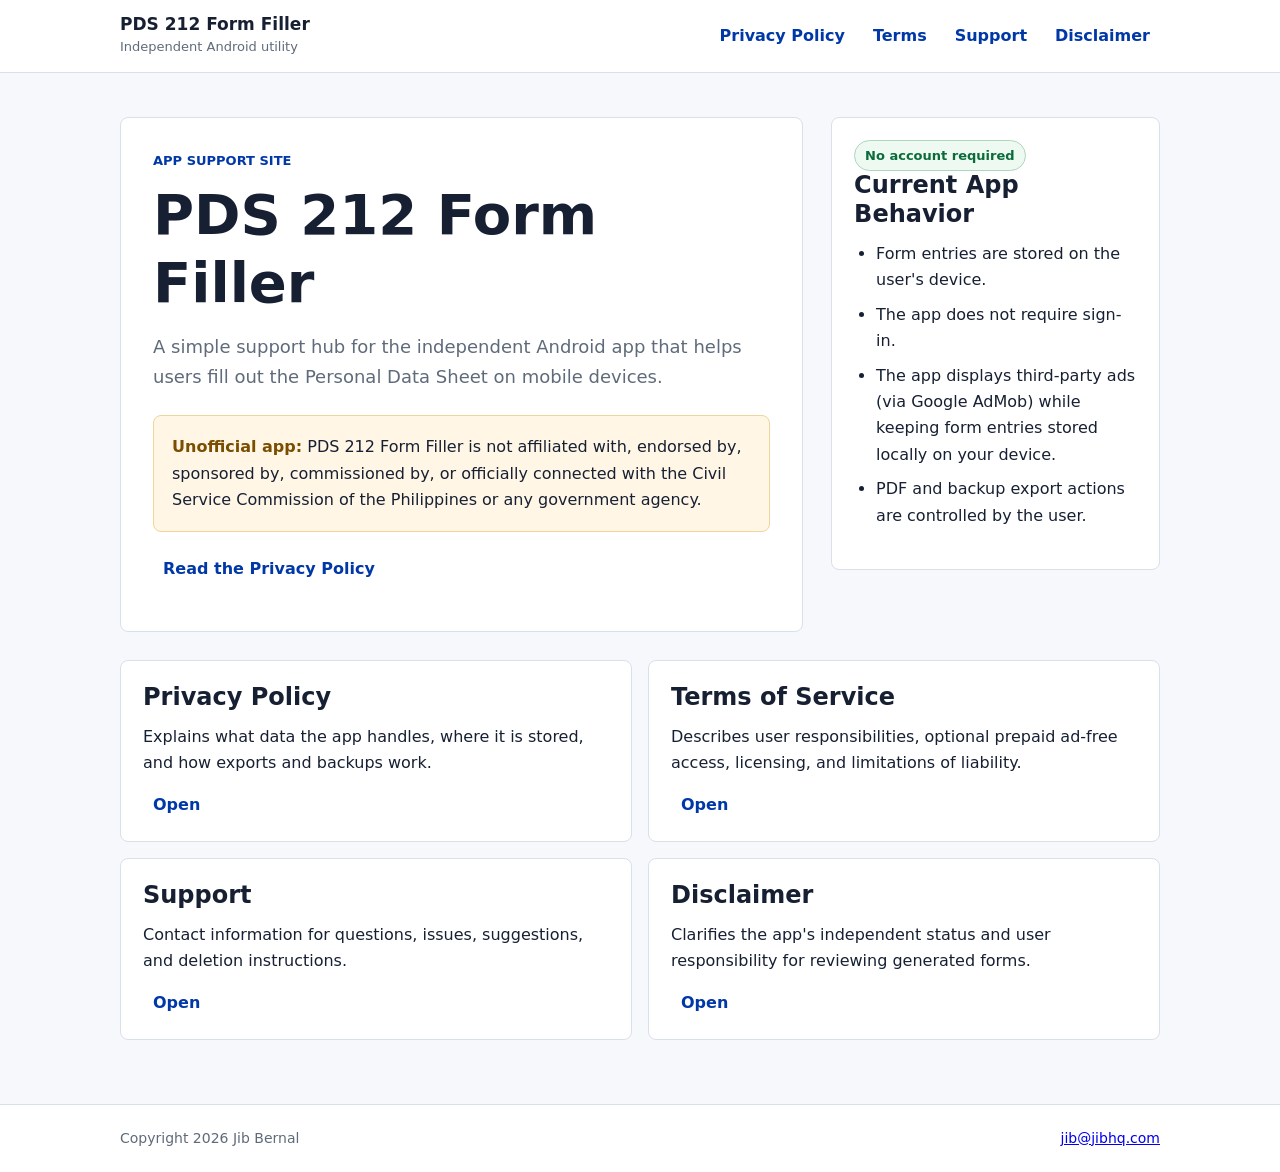
<file: index.html>
<!doctype html>
<html lang="en">
<head>
  <meta charset="utf-8">
  <meta name="viewport" content="width=device-width, initial-scale=1">
  <title>PDS 212 Form Filler Support</title>
  <meta name="description" content="Support, privacy, and disclaimer pages for PDS 212 Form Filler.">
  <link rel="stylesheet" href="/styles.css">
</head>
<body>
  <header>
    <div class="nav">
      <a class="brand" href="/">
        <strong>PDS 212 Form Filler</strong>
        <span>Independent Android utility</span>
      </a>
      <nav aria-label="Main navigation">
        <a href="/privacy-policy/">Privacy Policy</a>
        <a href="/terms/">Terms</a>
        <a href="/support/">Support</a>
        <a href="/disclaimer/">Disclaimer</a>
      </nav>
    </div>
  </header>

  <main>
    <section class="hero">
      <div class="panel">
        <p class="eyebrow">App Support Site</p>
        <h1>PDS 212 Form Filler</h1>
        <p class="lead">A simple support hub for the independent Android app that helps users fill out the Personal Data Sheet on mobile devices.</p>
        <div class="notice">
          <strong>Unofficial app:</strong> PDS 212 Form Filler is not affiliated with, endorsed by, sponsored by, commissioned by, or officially connected with the Civil Service Commission of the Philippines or any government agency.
        </div>
        <p><a class="button" href="/privacy-policy/">Read the Privacy Policy</a></p>
      </div>

      <aside class="card" aria-label="App status">
        <span class="status">No account required</span>
        <h2>Current App Behavior</h2>
        <ul>
          <li>Form entries are stored on the user's device.</li>
          <li>The app does not require sign-in.</li>
          <li>The app displays third-party ads (via Google AdMob) while keeping form entries stored locally on your device.</li>
          <li>PDF and backup export actions are controlled by the user.</li>
        </ul>
      </aside>
    </section>

    <section class="grid" aria-label="Site pages">
      <article class="card">
        <h2>Privacy Policy</h2>
        <p>Explains what data the app handles, where it is stored, and how exports and backups work.</p>
        <a class="button" href="/privacy-policy/">Open</a>
      </article>
      <article class="card">
        <h2>Terms of Service</h2>
        <p>Describes user responsibilities, optional prepaid ad-free access, licensing, and limitations of liability.</p>
        <a class="button" href="/terms/">Open</a>
      </article>
      <article class="card">
        <h2>Support</h2>
        <p>Contact information for questions, issues, suggestions, and deletion instructions.</p>
        <a class="button" href="/support/">Open</a>
      </article>
      <article class="card">
        <h2>Disclaimer</h2>
        <p>Clarifies the app's independent status and user responsibility for reviewing generated forms.</p>
        <a class="button" href="/disclaimer/">Open</a>
      </article>
    </section>
  </main>

  <footer>
    <div class="footer-inner">
      <span>Copyright 2026 Jib Bernal</span>
      <span><a href="mailto:jib@jibhq.com">jib@jibhq.com</a></span>
    </div>
  </footer>
</body>
</html>
</file>
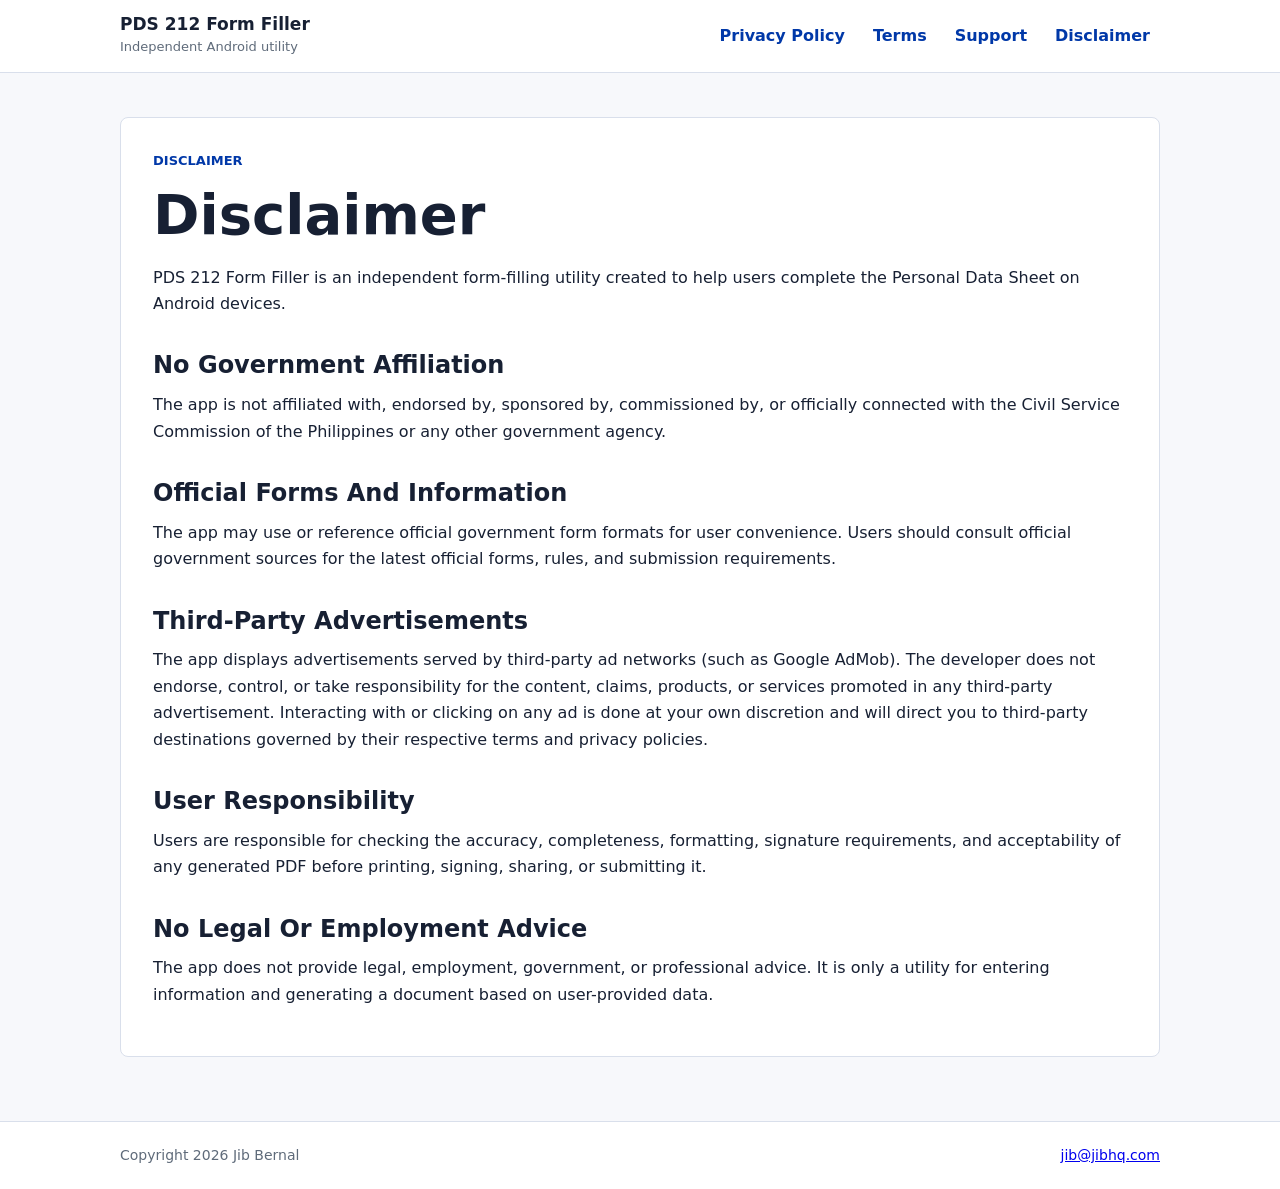
<file: disclaimer/index.html>
<!doctype html>
<html lang="en">
<head>
  <meta charset="utf-8">
  <meta name="viewport" content="width=device-width, initial-scale=1">
  <title>Disclaimer | PDS 212 Form Filler</title>
  <meta name="description" content="Disclaimer for PDS 212 Form Filler.">
  <link rel="stylesheet" href="/styles.css">
</head>
<body>
  <header>
    <div class="nav">
      <a class="brand" href="/">
        <strong>PDS 212 Form Filler</strong>
        <span>Independent Android utility</span>
      </a>
      <nav aria-label="Main navigation">
        <a href="/privacy-policy/">Privacy Policy</a>
        <a href="/terms/">Terms</a>
        <a href="/support/">Support</a>
        <a href="/disclaimer/">Disclaimer</a>
      </nav>
    </div>
  </header>

  <main>
    <article class="panel">
      <p class="eyebrow">Disclaimer</p>
      <h1>Disclaimer</h1>
      <p>PDS 212 Form Filler is an independent form-filling utility created to help users complete the Personal Data Sheet on Android devices.</p>

      <h2>No Government Affiliation</h2>
      <p>The app is not affiliated with, endorsed by, sponsored by, commissioned by, or officially connected with the Civil Service Commission of the Philippines or any other government agency.</p>

      <h2>Official Forms And Information</h2>
      <p>The app may use or reference official government form formats for user convenience. Users should consult official government sources for the latest official forms, rules, and submission requirements.</p>

      <h2>Third-Party Advertisements</h2>
      <p>The app displays advertisements served by third-party ad networks (such as Google AdMob). The developer does not endorse, control, or take responsibility for the content, claims, products, or services promoted in any third-party advertisement. Interacting with or clicking on any ad is done at your own discretion and will direct you to third-party destinations governed by their respective terms and privacy policies.</p>

      <h2>User Responsibility</h2>
      <p>Users are responsible for checking the accuracy, completeness, formatting, signature requirements, and acceptability of any generated PDF before printing, signing, sharing, or submitting it.</p>

      <h2>No Legal Or Employment Advice</h2>
      <p>The app does not provide legal, employment, government, or professional advice. It is only a utility for entering information and generating a document based on user-provided data.</p>
    </article>
  </main>

  <footer>
    <div class="footer-inner">
      <span>Copyright 2026 Jib Bernal</span>
      <span><a href="mailto:jib@jibhq.com">jib@jibhq.com</a></span>
    </div>
  </footer>
</body>
</html>
</file>
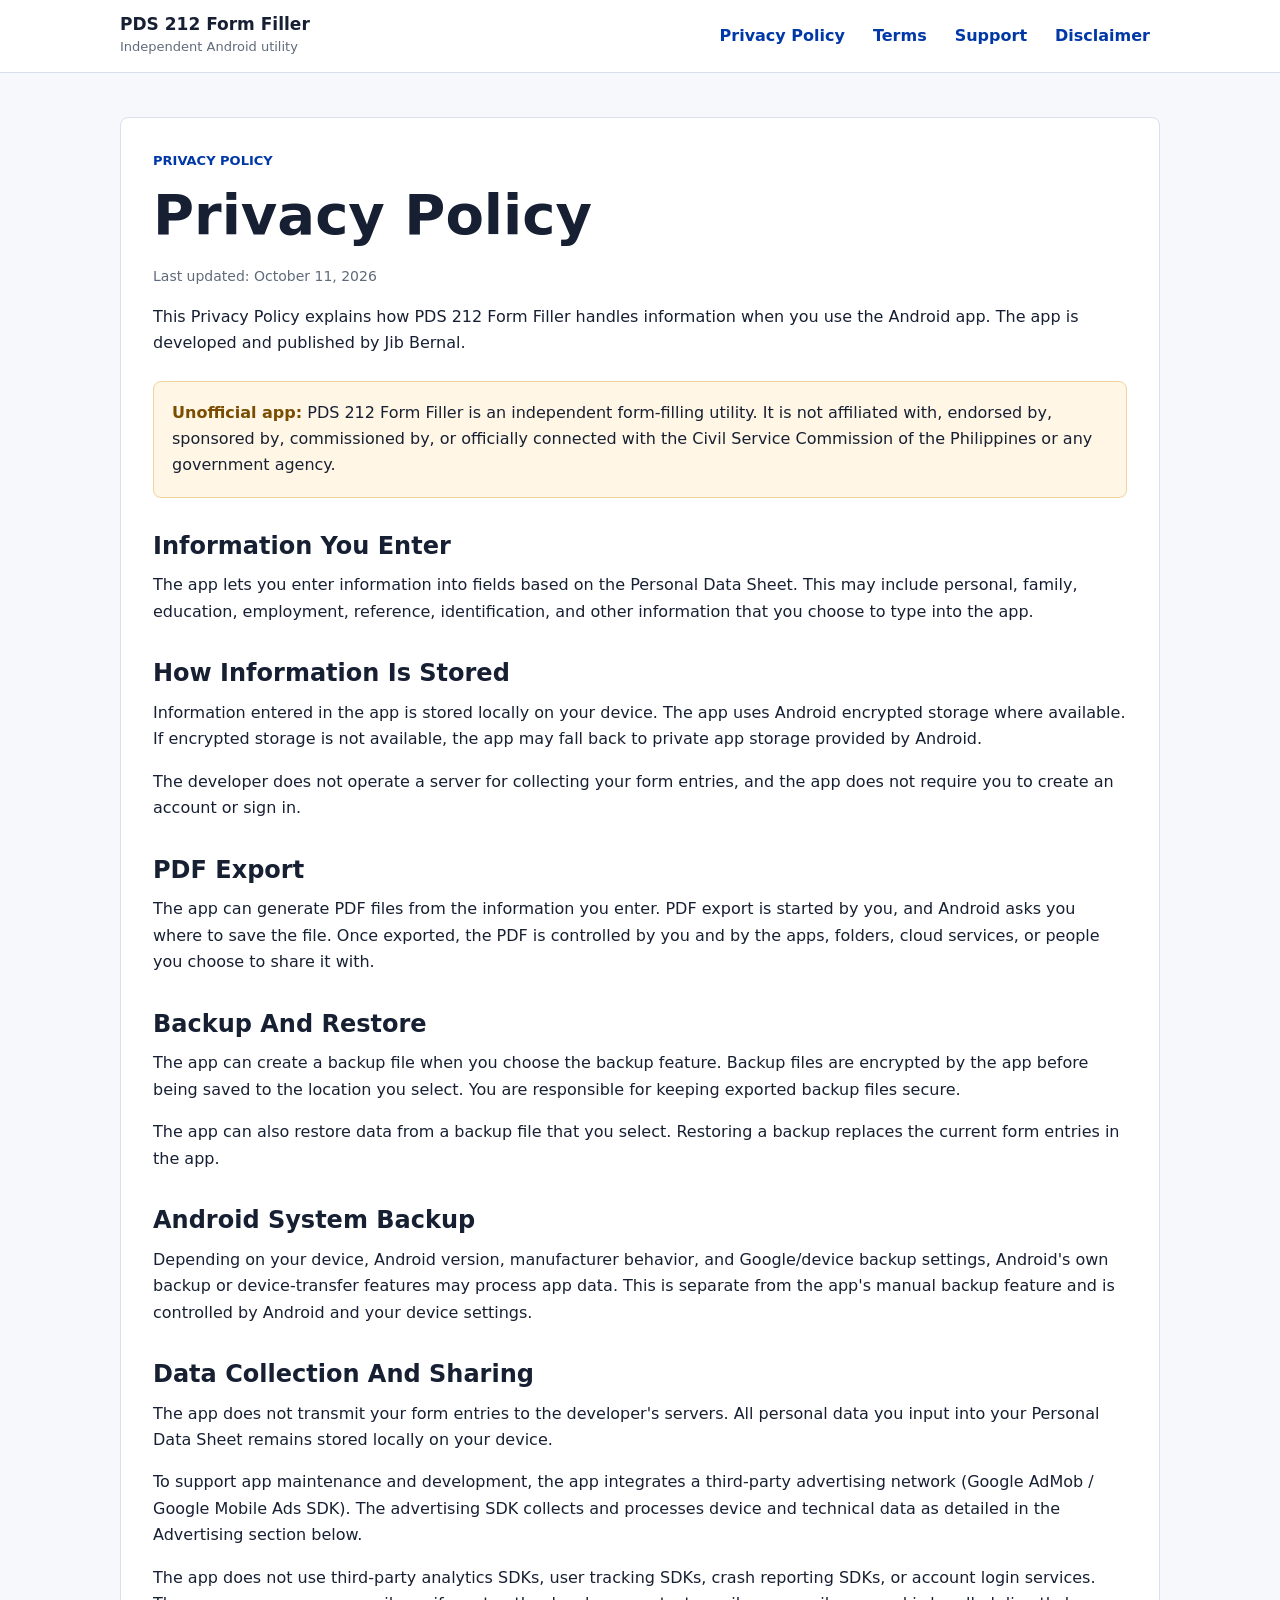
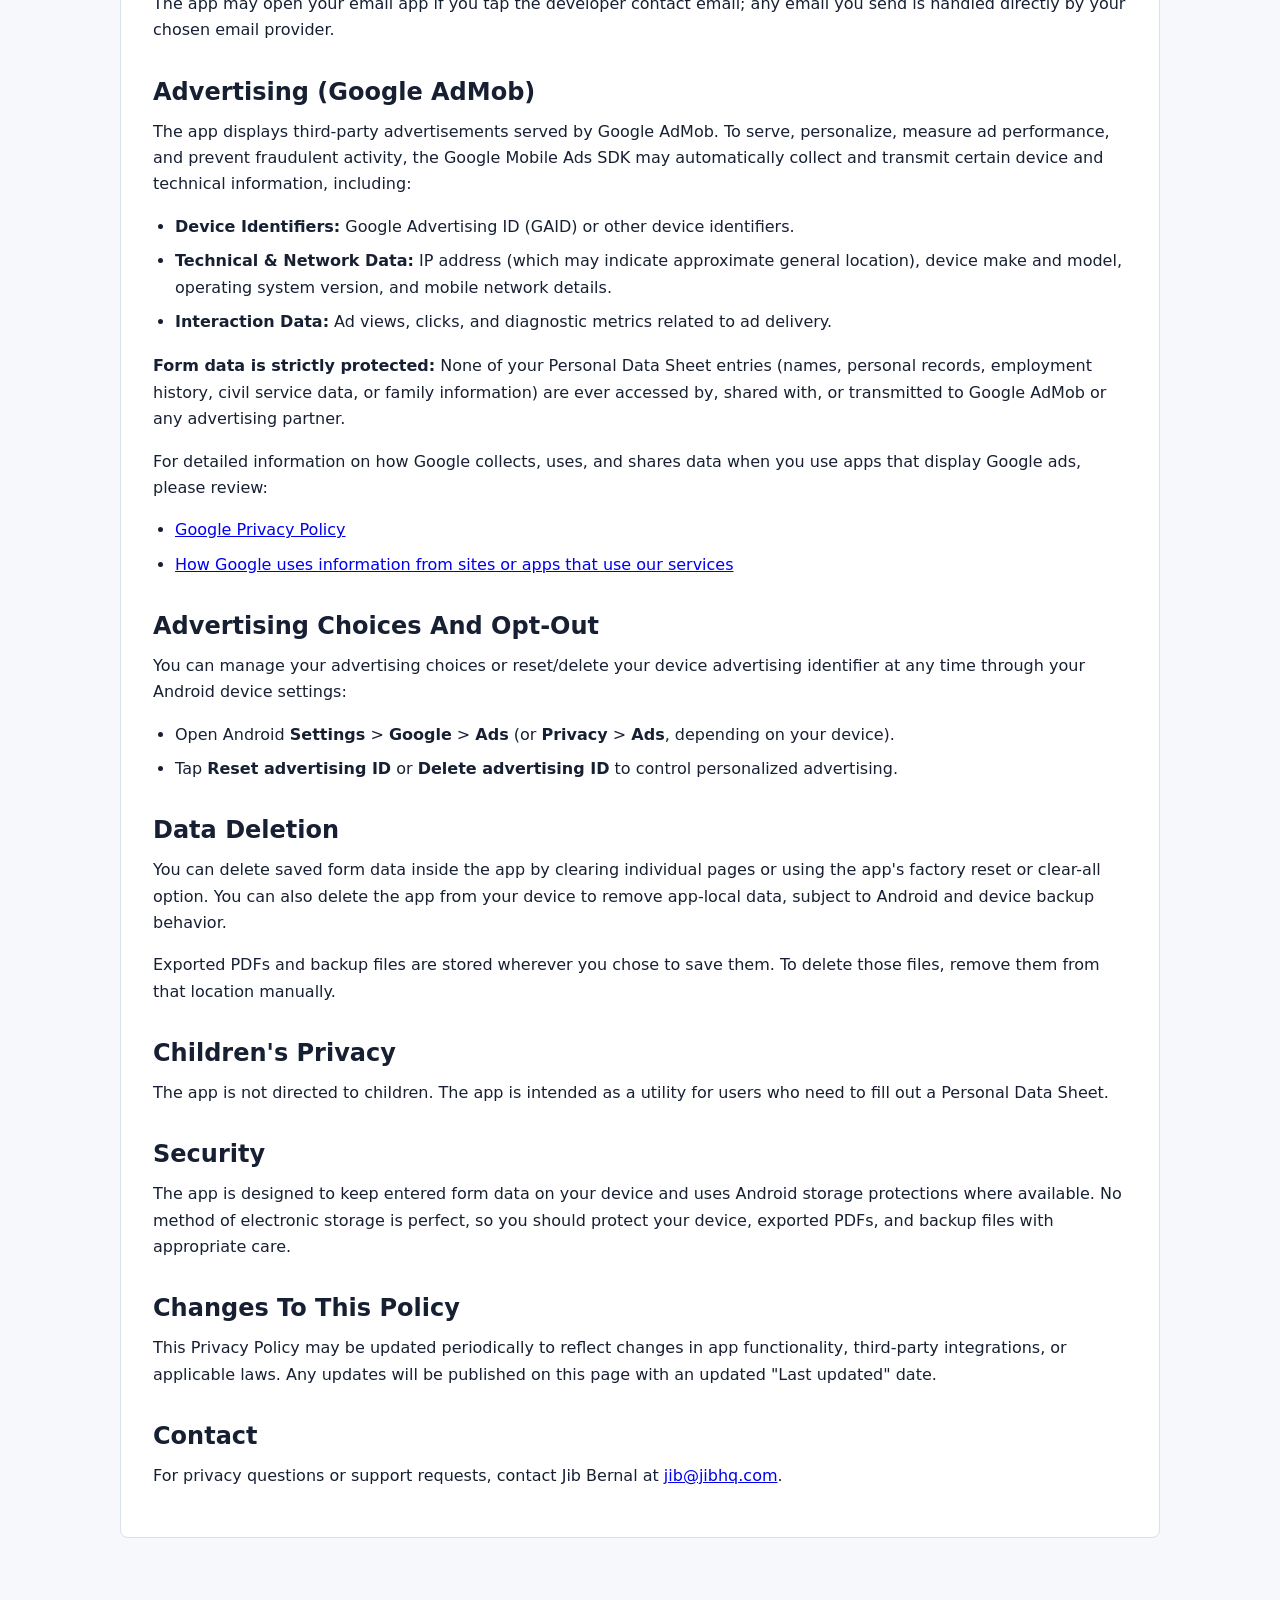
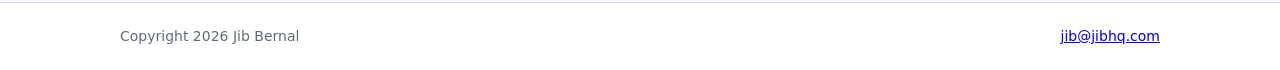
<file: privacy-policy/index.html>
<!doctype html>
<html lang="en">
<head>
  <meta charset="utf-8">
  <meta name="viewport" content="width=device-width, initial-scale=1">
  <title>Privacy Policy | PDS 212 Form Filler</title>
  <meta name="description" content="Privacy Policy for PDS 212 Form Filler.">
  <link rel="stylesheet" href="/styles.css">
</head>
<body>
  <header>
    <div class="nav">
      <a class="brand" href="/">
        <strong>PDS 212 Form Filler</strong>
        <span>Independent Android utility</span>
      </a>
      <nav aria-label="Main navigation">
        <a href="/privacy-policy/">Privacy Policy</a>
        <a href="/terms/">Terms</a>
        <a href="/support/">Support</a>
        <a href="/disclaimer/">Disclaimer</a>
      </nav>
    </div>
  </header>

  <main>
    <article class="panel">
      <p class="eyebrow">Privacy Policy</p>
      <h1>Privacy Policy</h1>
      <p class="meta">Last updated: October 11, 2026</p>

      <p>This Privacy Policy explains how PDS 212 Form Filler handles information when you use the Android app. The app is developed and published by Jib Bernal.</p>

      <div class="notice">
        <strong>Unofficial app:</strong> PDS 212 Form Filler is an independent form-filling utility. It is not affiliated with, endorsed by, sponsored by, commissioned by, or officially connected with the Civil Service Commission of the Philippines or any government agency.
      </div>

      <h2>Information You Enter</h2>
      <p>The app lets you enter information into fields based on the Personal Data Sheet. This may include personal, family, education, employment, reference, identification, and other information that you choose to type into the app.</p>

      <h2>How Information Is Stored</h2>
      <p>Information entered in the app is stored locally on your device. The app uses Android encrypted storage where available. If encrypted storage is not available, the app may fall back to private app storage provided by Android.</p>
      <p>The developer does not operate a server for collecting your form entries, and the app does not require you to create an account or sign in.</p>

      <h2>PDF Export</h2>
      <p>The app can generate PDF files from the information you enter. PDF export is started by you, and Android asks you where to save the file. Once exported, the PDF is controlled by you and by the apps, folders, cloud services, or people you choose to share it with.</p>

      <h2>Backup And Restore</h2>
      <p>The app can create a backup file when you choose the backup feature. Backup files are encrypted by the app before being saved to the location you select. You are responsible for keeping exported backup files secure.</p>
      <p>The app can also restore data from a backup file that you select. Restoring a backup replaces the current form entries in the app.</p>

      <h2>Android System Backup</h2>
      <p>Depending on your device, Android version, manufacturer behavior, and Google/device backup settings, Android's own backup or device-transfer features may process app data. This is separate from the app's manual backup feature and is controlled by Android and your device settings.</p>

      <h2>Data Collection And Sharing</h2>
      <p>The app does not transmit your form entries to the developer's servers. All personal data you input into your Personal Data Sheet remains stored locally on your device.</p>
      <p>To support app maintenance and development, the app integrates a third-party advertising network (Google AdMob / Google Mobile Ads SDK). The advertising SDK collects and processes device and technical data as detailed in the Advertising section below.</p>
      <p>The app does not use third-party analytics SDKs, user tracking SDKs, crash reporting SDKs, or account login services. The app may open your email app if you tap the developer contact email; any email you send is handled directly by your chosen email provider.</p>

      <h2>Advertising (Google AdMob)</h2>
      <p>The app displays third-party advertisements served by Google AdMob. To serve, personalize, measure ad performance, and prevent fraudulent activity, the Google Mobile Ads SDK may automatically collect and transmit certain device and technical information, including:</p>
      <ul>
        <li><strong>Device Identifiers:</strong> Google Advertising ID (GAID) or other device identifiers.</li>
        <li><strong>Technical &amp; Network Data:</strong> IP address (which may indicate approximate general location), device make and model, operating system version, and mobile network details.</li>
        <li><strong>Interaction Data:</strong> Ad views, clicks, and diagnostic metrics related to ad delivery.</li>
      </ul>
      <p><strong>Form data is strictly protected:</strong> None of your Personal Data Sheet entries (names, personal records, employment history, civil service data, or family information) are ever accessed by, shared with, or transmitted to Google AdMob or any advertising partner.</p>
      <p>For detailed information on how Google collects, uses, and shares data when you use apps that display Google ads, please review:</p>
      <ul>
        <li><a href="https://policies.google.com/privacy" target="_blank" rel="noopener noreferrer">Google Privacy Policy</a></li>
        <li><a href="https://policies.google.com/technologies/partner-sites" target="_blank" rel="noopener noreferrer">How Google uses information from sites or apps that use our services</a></li>
      </ul>

      <h2>Advertising Choices And Opt-Out</h2>
      <p>You can manage your advertising choices or reset/delete your device advertising identifier at any time through your Android device settings:</p>
      <ul>
        <li>Open Android <strong>Settings</strong> &gt; <strong>Google</strong> &gt; <strong>Ads</strong> (or <strong>Privacy</strong> &gt; <strong>Ads</strong>, depending on your device).</li>
        <li>Tap <strong>Reset advertising ID</strong> or <strong>Delete advertising ID</strong> to control personalized advertising.</li>
      </ul>

      <h2>Data Deletion</h2>
      <p>You can delete saved form data inside the app by clearing individual pages or using the app's factory reset or clear-all option. You can also delete the app from your device to remove app-local data, subject to Android and device backup behavior.</p>
      <p>Exported PDFs and backup files are stored wherever you chose to save them. To delete those files, remove them from that location manually.</p>

      <h2>Children's Privacy</h2>
      <p>The app is not directed to children. The app is intended as a utility for users who need to fill out a Personal Data Sheet.</p>

      <h2>Security</h2>
      <p>The app is designed to keep entered form data on your device and uses Android storage protections where available. No method of electronic storage is perfect, so you should protect your device, exported PDFs, and backup files with appropriate care.</p>

      <h2>Changes To This Policy</h2>
      <p>This Privacy Policy may be updated periodically to reflect changes in app functionality, third-party integrations, or applicable laws. Any updates will be published on this page with an updated "Last updated" date.</p>

      <h2>Contact</h2>
      <p>For privacy questions or support requests, contact Jib Bernal at <a href="mailto:jib@jibhq.com">jib@jibhq.com</a>.</p>
    </article>
  </main>

  <footer>
    <div class="footer-inner">
      <span>Copyright 2026 Jib Bernal</span>
      <span><a href="mailto:jib@jibhq.com">jib@jibhq.com</a></span>
    </div>
  </footer>
</body>
</html>
</file>
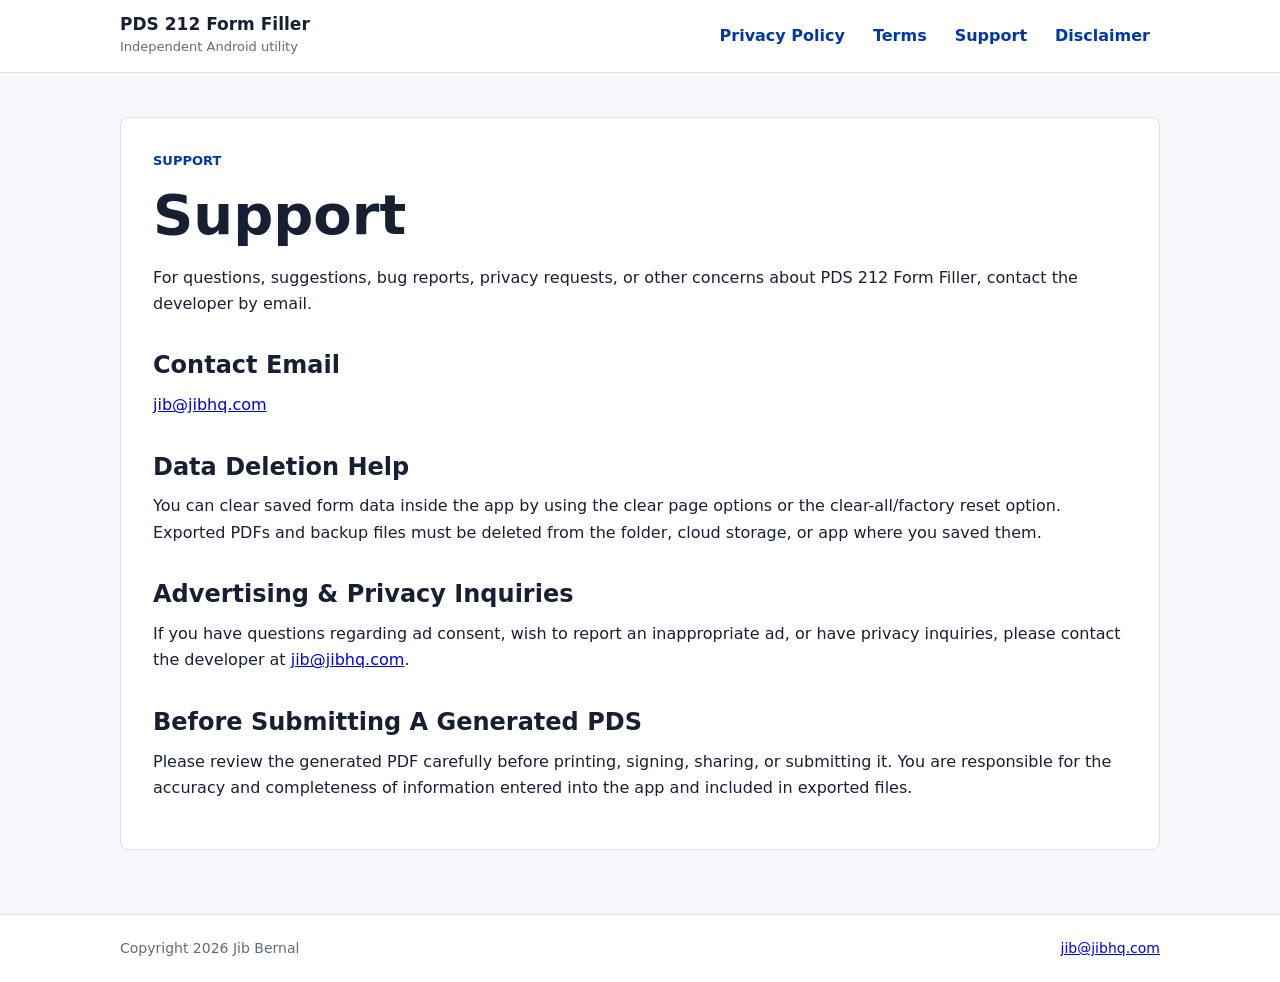
<file: support/index.html>
<!doctype html>
<html lang="en">
<head>
  <meta charset="utf-8">
  <meta name="viewport" content="width=device-width, initial-scale=1">
  <title>Support | PDS 212 Form Filler</title>
  <meta name="description" content="Support contact information for PDS 212 Form Filler.">
  <link rel="stylesheet" href="/styles.css">
</head>
<body>
  <header>
    <div class="nav">
      <a class="brand" href="/">
        <strong>PDS 212 Form Filler</strong>
        <span>Independent Android utility</span>
      </a>
      <nav aria-label="Main navigation">
        <a href="/privacy-policy/">Privacy Policy</a>
        <a href="/terms/">Terms</a>
        <a href="/support/">Support</a>
        <a href="/disclaimer/">Disclaimer</a>
      </nav>
    </div>
  </header>

  <main>
    <article class="panel">
      <p class="eyebrow">Support</p>
      <h1>Support</h1>
      <p>For questions, suggestions, bug reports, privacy requests, or other concerns about PDS 212 Form Filler, contact the developer by email.</p>

      <h2>Contact Email</h2>
      <p><a href="mailto:jib@jibhq.com">jib@jibhq.com</a></p>

      <h2>Data Deletion Help</h2>
      <p>You can clear saved form data inside the app by using the clear page options or the clear-all/factory reset option. Exported PDFs and backup files must be deleted from the folder, cloud storage, or app where you saved them.</p>

      <h2>Advertising &amp; Privacy Inquiries</h2>
      <p>If you have questions regarding ad consent, wish to report an inappropriate ad, or have privacy inquiries, please contact the developer at <a href="mailto:jib@jibhq.com">jib@jibhq.com</a>.</p>

      <h2>Before Submitting A Generated PDS</h2>
      <p>Please review the generated PDF carefully before printing, signing, sharing, or submitting it. You are responsible for the accuracy and completeness of information entered into the app and included in exported files.</p>
    </article>
  </main>

  <footer>
    <div class="footer-inner">
      <span>Copyright 2026 Jib Bernal</span>
      <span><a href="mailto:jib@jibhq.com">jib@jibhq.com</a></span>
    </div>
  </footer>
</body>
</html>
</file>
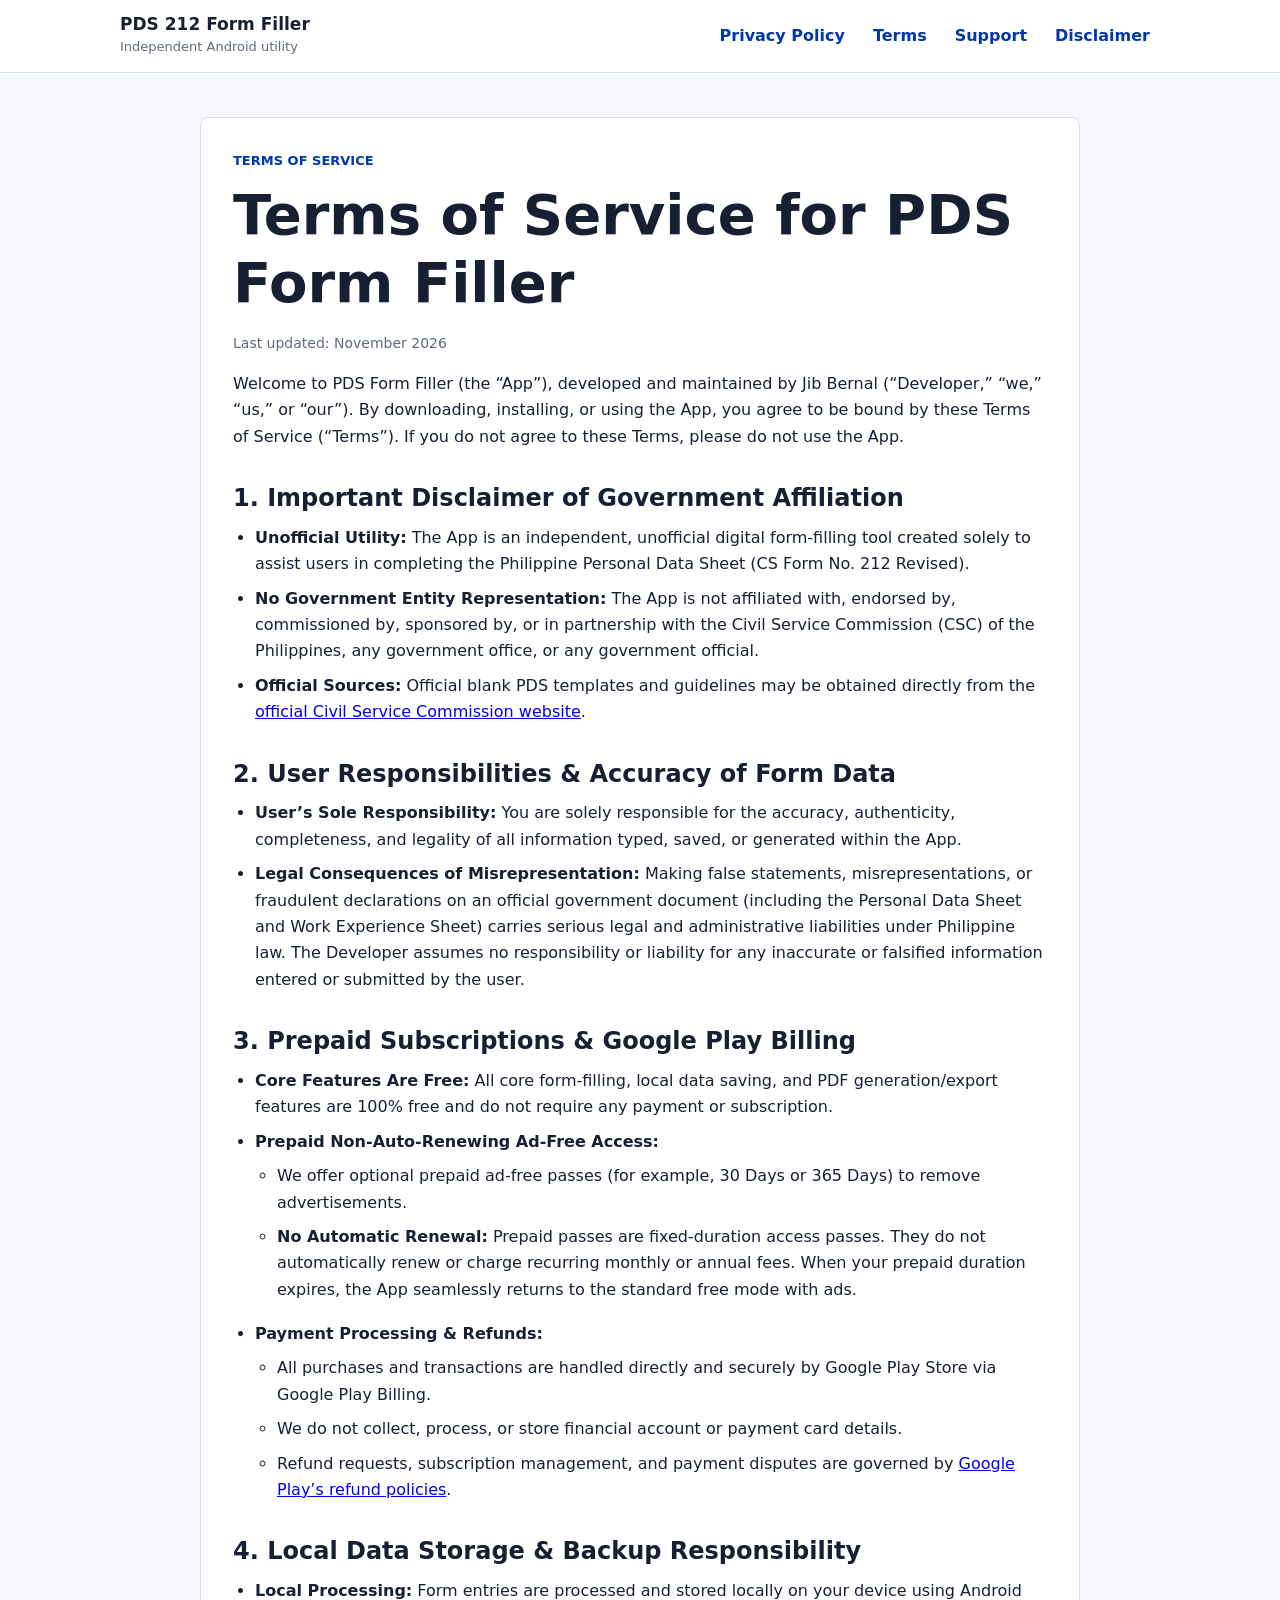
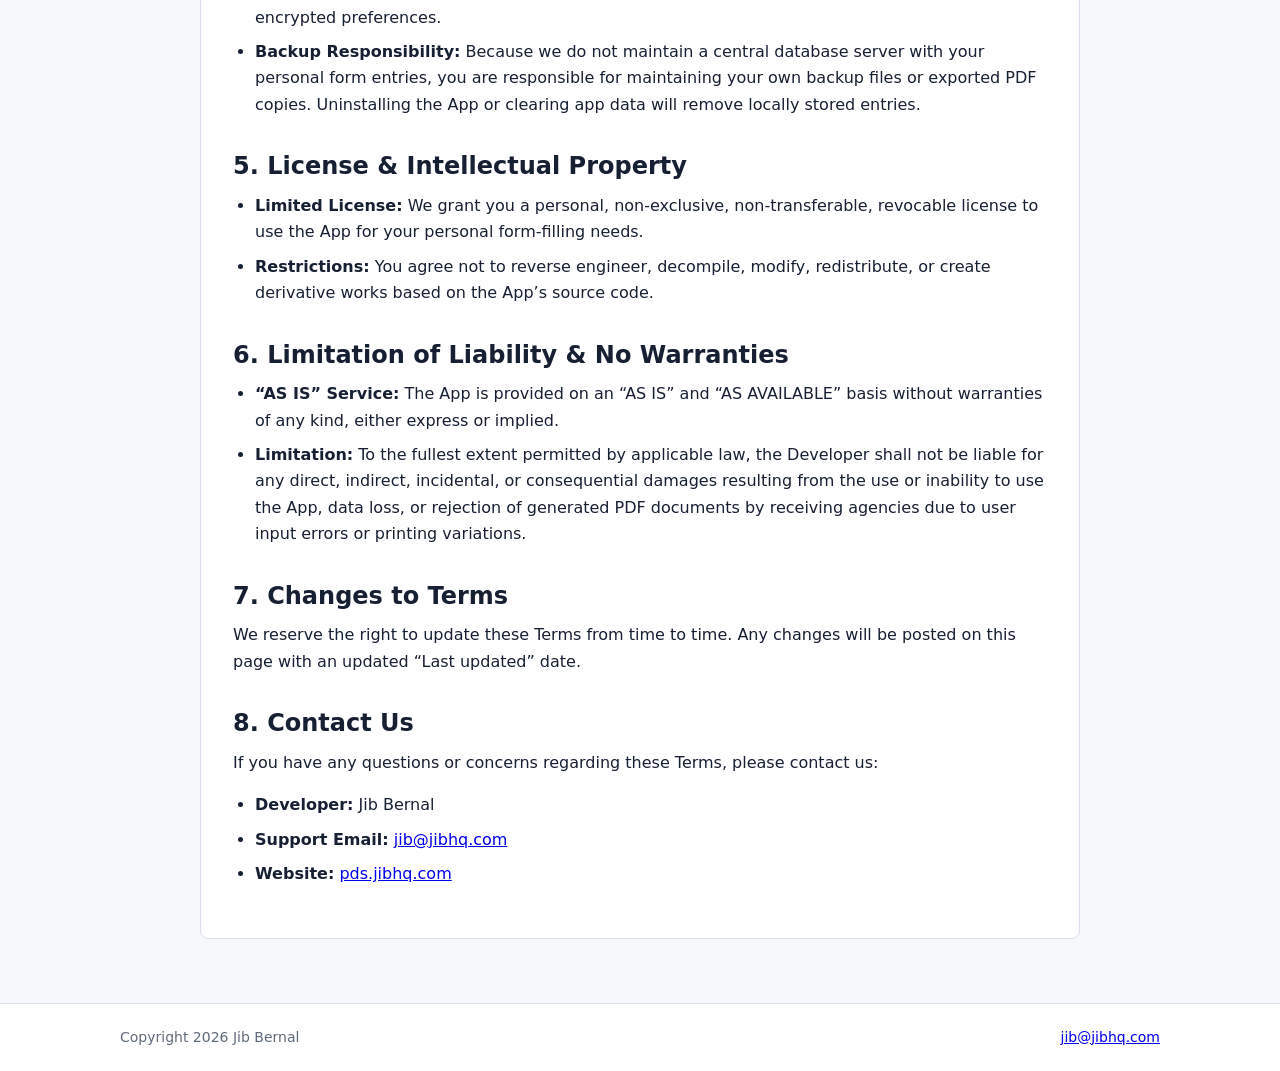
<file: terms/index.html>
<!doctype html>
<html lang="en">
<head>
  <meta charset="utf-8">
  <meta name="viewport" content="width=device-width, initial-scale=1">
  <title>Terms of Service | PDS Form Filler</title>
  <meta name="description" content="Terms of Service for PDS Form Filler, including user responsibilities, prepaid ad-free access, local data storage, and limitations of liability.">
  <link rel="stylesheet" href="/styles.css">
</head>
<body>
  <header>
    <div class="nav">
      <a class="brand" href="/">
        <strong>PDS 212 Form Filler</strong>
        <span>Independent Android utility</span>
      </a>
      <nav aria-label="Main navigation">
        <a href="/privacy-policy/">Privacy Policy</a>
        <a href="/terms/" aria-current="page">Terms</a>
        <a href="/support/">Support</a>
        <a href="/disclaimer/">Disclaimer</a>
      </nav>
    </div>
  </header>

  <main>
    <article class="panel legal-document">
      <p class="eyebrow">Terms of Service</p>
      <h1>Terms of Service for PDS Form Filler</h1>
      <p class="meta">Last updated: November 2026</p>

      <p>Welcome to PDS Form Filler (the “App”), developed and maintained by Jib Bernal (“Developer,” “we,” “us,” or “our”). By downloading, installing, or using the App, you agree to be bound by these Terms of Service (“Terms”). If you do not agree to these Terms, please do not use the App.</p>

      <h2>1. Important Disclaimer of Government Affiliation</h2>
      <ul>
        <li><strong>Unofficial Utility:</strong> The App is an independent, unofficial digital form-filling tool created solely to assist users in completing the Philippine Personal Data Sheet (CS Form No. 212 Revised).</li>
        <li><strong>No Government Entity Representation:</strong> The App is not affiliated with, endorsed by, commissioned by, sponsored by, or in partnership with the Civil Service Commission (CSC) of the Philippines, any government office, or any government official.</li>
        <li><strong>Official Sources:</strong> Official blank PDS templates and guidelines may be obtained directly from the <a href="https://www.csc.gov.ph/" target="_blank" rel="noopener noreferrer">official Civil Service Commission website</a>.</li>
      </ul>

      <h2>2. User Responsibilities &amp; Accuracy of Form Data</h2>
      <ul>
        <li><strong>User’s Sole Responsibility:</strong> You are solely responsible for the accuracy, authenticity, completeness, and legality of all information typed, saved, or generated within the App.</li>
        <li><strong>Legal Consequences of Misrepresentation:</strong> Making false statements, misrepresentations, or fraudulent declarations on an official government document (including the Personal Data Sheet and Work Experience Sheet) carries serious legal and administrative liabilities under Philippine law. The Developer assumes no responsibility or liability for any inaccurate or falsified information entered or submitted by the user.</li>
      </ul>

      <h2>3. Prepaid Subscriptions &amp; Google Play Billing</h2>
      <ul>
        <li><strong>Core Features Are Free:</strong> All core form-filling, local data saving, and PDF generation/export features are 100% free and do not require any payment or subscription.</li>
        <li><strong>Prepaid Non-Auto-Renewing Ad-Free Access:</strong>
          <ul>
            <li>We offer optional prepaid ad-free passes (for example, 30 Days or 365 Days) to remove advertisements.</li>
            <li><strong>No Automatic Renewal:</strong> Prepaid passes are fixed-duration access passes. They do not automatically renew or charge recurring monthly or annual fees. When your prepaid duration expires, the App seamlessly returns to the standard free mode with ads.</li>
          </ul>
        </li>
        <li><strong>Payment Processing &amp; Refunds:</strong>
          <ul>
            <li>All purchases and transactions are handled directly and securely by Google Play Store via Google Play Billing.</li>
            <li>We do not collect, process, or store financial account or payment card details.</li>
            <li>Refund requests, subscription management, and payment disputes are governed by <a href="https://support.google.com/googleplay/answer/2479637" target="_blank" rel="noopener noreferrer">Google Play’s refund policies</a>.</li>
          </ul>
        </li>
      </ul>

      <h2>4. Local Data Storage &amp; Backup Responsibility</h2>
      <ul>
        <li><strong>Local Processing:</strong> Form entries are processed and stored locally on your device using Android encrypted preferences.</li>
        <li><strong>Backup Responsibility:</strong> Because we do not maintain a central database server with your personal form entries, you are responsible for maintaining your own backup files or exported PDF copies. Uninstalling the App or clearing app data will remove locally stored entries.</li>
      </ul>

      <h2>5. License &amp; Intellectual Property</h2>
      <ul>
        <li><strong>Limited License:</strong> We grant you a personal, non-exclusive, non-transferable, revocable license to use the App for your personal form-filling needs.</li>
        <li><strong>Restrictions:</strong> You agree not to reverse engineer, decompile, modify, redistribute, or create derivative works based on the App’s source code.</li>
      </ul>

      <h2>6. Limitation of Liability &amp; No Warranties</h2>
      <ul>
        <li><strong>“AS IS” Service:</strong> The App is provided on an “AS IS” and “AS AVAILABLE” basis without warranties of any kind, either express or implied.</li>
        <li><strong>Limitation:</strong> To the fullest extent permitted by applicable law, the Developer shall not be liable for any direct, indirect, incidental, or consequential damages resulting from the use or inability to use the App, data loss, or rejection of generated PDF documents by receiving agencies due to user input errors or printing variations.</li>
      </ul>

      <h2>7. Changes to Terms</h2>
      <p>We reserve the right to update these Terms from time to time. Any changes will be posted on this page with an updated “Last updated” date.</p>

      <h2>8. Contact Us</h2>
      <p>If you have any questions or concerns regarding these Terms, please contact us:</p>
      <ul>
        <li><strong>Developer:</strong> Jib Bernal</li>
        <li><strong>Support Email:</strong> <a href="mailto:jib@jibhq.com">jib@jibhq.com</a></li>
        <li><strong>Website:</strong> <a href="https://pds.jibhq.com/">pds.jibhq.com</a></li>
      </ul>
    </article>
  </main>

  <footer>
    <div class="footer-inner">
      <span>Copyright 2026 Jib Bernal</span>
      <span><a href="mailto:jib@jibhq.com">jib@jibhq.com</a></span>
    </div>
  </footer>
</body>
</html>
</file>
<file: styles.css>
﻿:root {
  color-scheme: light;
  --bg: #f7f8fb;
  --surface: #ffffff;
  --text: #172033;
  --muted: #5f6b7a;
  --line: #d9dfeb;
  --brand: #0038a8;
  --brand-strong: #002b7f;
  --accent: #ce1126;
  --ok: #0b6b3a;
  --warn-bg: #fff6e5;
  --warn-line: #f0d49b;
  --radius: 8px;
  font-family: Inter, ui-sans-serif, system-ui, -apple-system, BlinkMacSystemFont, "Segoe UI", sans-serif;
}

* {
  box-sizing: border-box;
}

body {
  margin: 0;
  background: var(--bg);
  color: var(--text);
  font-size: 16px;
  line-height: 1.65;
}

header {
  background: var(--surface);
  border-bottom: 1px solid var(--line);
}

.nav {
  width: min(1040px, calc(100% - 32px));
  margin: 0 auto;
  min-height: 72px;
  display: flex;
  align-items: center;
  justify-content: space-between;
  gap: 24px;
}

.brand {
  display: flex;
  flex-direction: column;
  gap: 2px;
  text-decoration: none;
  color: var(--text);
}

.brand strong {
  font-size: 17px;
  line-height: 1.2;
}

.brand span {
  color: var(--muted);
  font-size: 13px;
}

nav {
  display: flex;
  flex-wrap: wrap;
  justify-content: flex-end;
  gap: 8px;
}

nav a,
.button {
  color: var(--brand);
  text-decoration: none;
  font-weight: 650;
  border-radius: 6px;
  padding: 8px 10px;
}

nav a:hover,
.button:hover {
  background: #eef3ff;
}

main {
  width: min(1040px, calc(100% - 32px));
  margin: 0 auto;
  padding: 44px 0 64px;
}

.hero {
  display: grid;
  grid-template-columns: minmax(0, 1.35fr) minmax(280px, 0.65fr);
  gap: 28px;
  align-items: start;
}

.panel,
.card {
  background: var(--surface);
  border: 1px solid var(--line);
  border-radius: var(--radius);
}

.panel {
  padding: 32px;
}

.card {
  padding: 22px;
}

.eyebrow {
  color: var(--brand);
  font-size: 13px;
  font-weight: 800;
  letter-spacing: 0;
  text-transform: uppercase;
  margin: 0 0 10px;
}

h1,
h2,
h3 {
  line-height: 1.2;
  letter-spacing: 0;
}

h1 {
  margin: 0 0 16px;
  font-size: clamp(32px, 6vw, 56px);
}

h2 {
  margin: 34px 0 12px;
  font-size: 24px;
}

h3 {
  margin: 24px 0 8px;
  font-size: 18px;
}

p {
  margin: 0 0 16px;
}

ul {
  margin: 0 0 18px;
  padding-left: 22px;
}

li {
  margin-bottom: 8px;
}

.lead {
  color: var(--muted);
  font-size: 18px;
  max-width: 720px;
}

.notice {
  background: var(--warn-bg);
  border: 1px solid var(--warn-line);
  border-radius: var(--radius);
  padding: 18px;
  margin: 24px 0;
}

.notice strong {
  color: #7a4d00;
}

.grid {
  display: grid;
  grid-template-columns: repeat(2, minmax(0, 1fr));
  gap: 16px;
  margin-top: 28px;
}

.legal-document {
  max-width: 880px;
  margin: 0 auto;
}

.legal-document li > ul {
  margin-top: 8px;
}

.card h2,
.card h3 {
  margin-top: 0;
}

.meta {
  color: var(--muted);
  font-size: 14px;
}

.status {
  display: inline-flex;
  align-items: center;
  border: 1px solid #add6bf;
  background: #edf9f1;
  color: var(--ok);
  border-radius: 999px;
  padding: 4px 10px;
  font-size: 13px;
  font-weight: 750;
}

footer {
  border-top: 1px solid var(--line);
  background: var(--surface);
  color: var(--muted);
}

.footer-inner {
  width: min(1040px, calc(100% - 32px));
  margin: 0 auto;
  padding: 22px 0;
  display: flex;
  flex-wrap: wrap;
  justify-content: space-between;
  gap: 12px;
  font-size: 14px;
}

@media (max-width: 760px) {
  .nav {
    align-items: flex-start;
    flex-direction: column;
    padding: 16px 0;
  }

  nav {
    justify-content: flex-start;
  }

  main {
    padding-top: 28px;
  }

  .hero,
  .grid {
    grid-template-columns: 1fr;
  }

  .panel,
  .card {
    padding: 22px;
  }
}
</file>
